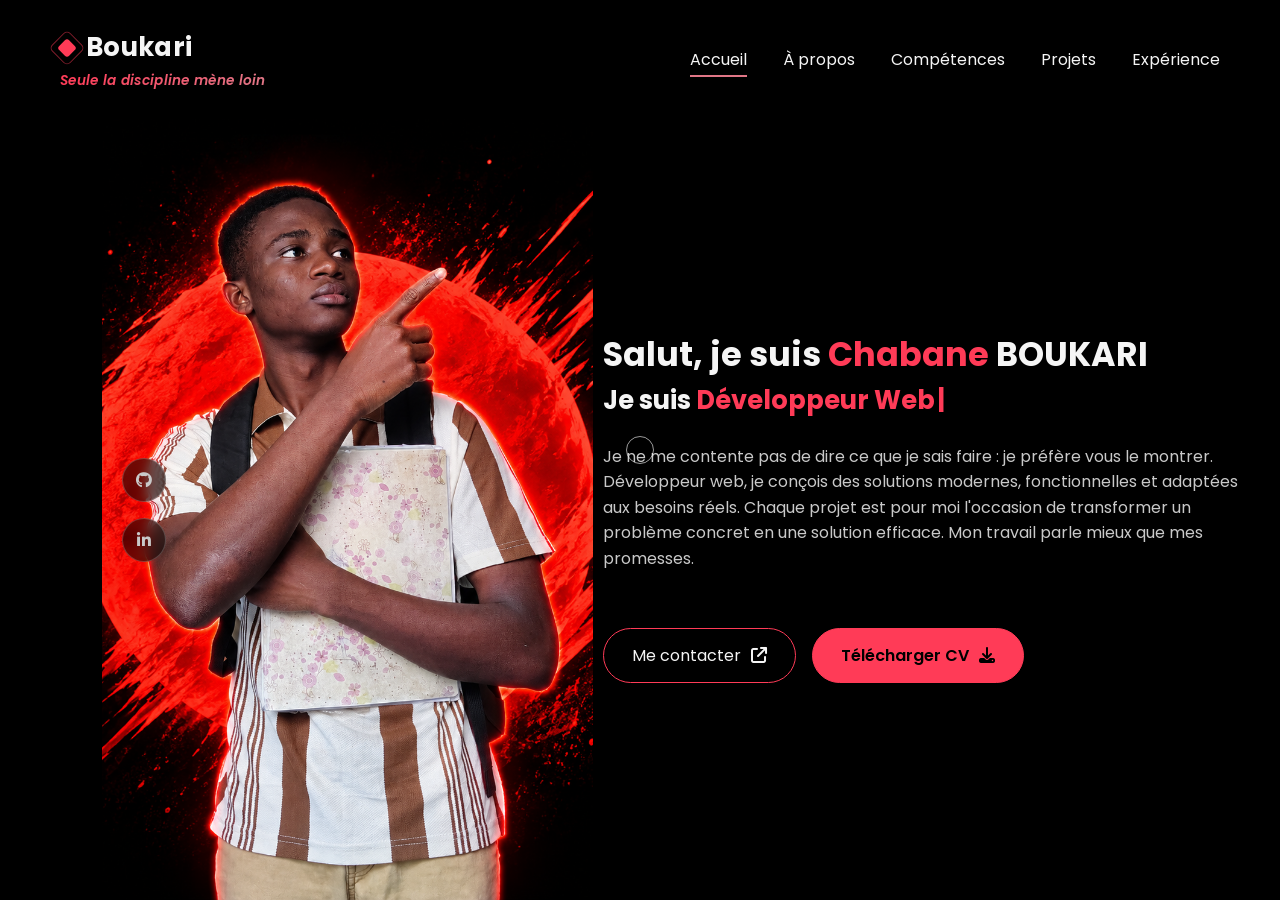
<file: index.html>
<!DOCTYPE html>
<html lang="fr">
<head>
  <meta charset="UTF-8">
  <meta name="viewport" content="width=device-width, initial-scale=1.0">
  <title>Boukari - Portfolio</title>
  <link rel="stylesheet" href="https://cdnjs.cloudflare.com/ajax/libs/font-awesome/6.5.1/css/all.min.css">
  <link rel="stylesheet" href="css/style.css">
</head>
<body>
<canvas id="particle-canvas"></canvas>
<div id="cursor-ring"></div>

  <header class="navbar">
<div class="logo">
  <div class="logo-top">
    <span class="logo-mark"></span>
    <span class="logo-text">Boukari</span>
  </div>
  <span class="logo-tagline">Seule la discipline mène loin</span>
</div>
    <nav>
      <ul class="nav-links" id="nav-links">
        <li><a href="index.html" class="active">Accueil</a></li>
        <li><a href="about.html">À propos</a></li>
        <li><a href="competences.html">Compétences</a></li>
        <li><a href="projets.html">Projets</a></li>
        <li><a href="experience.html">Expérience</a></li>
      </ul>
    </nav>
    <button class="nav-toggle" id="nav-toggle" aria-label="Ouvrir le menu">
      <i class="fa-solid fa-bars"></i>
    </button>
  </header>

  <section class="hero">
    <div class="hero-image">
      <img src="images/profile.png" alt="Photo de Boukari">
      <div class="social-icons">
        <a href="https://github.com/boukaricoding-hash" target="_blank" rel="noopener noreferrer"><i class="fa-brands fa-github"></i></a>
        <a href="https://www.linkedin.com/in/chabane-boukari-07b0b0424/" target="_blank" rel="noopener noreferrer"><i class="fa-brands fa-linkedin-in"></i></a>
      </div>
    </div>

    <div class="hero-content">
      <h1>Salut, je suis <span class="accent">Chabane</span> BOUKARI</h1>
      <h2>Je suis <span class="accent" id="typed-text">Développeur Web</span></h2>
      <p>
        Je ne me contente pas de dire ce que je sais faire : je préfère vous le montrer.
        Développeur web, je conçois des solutions modernes, fonctionnelles et adaptées aux besoins réels.
        Chaque projet est pour moi l'occasion de transformer un problème concret en une solution efficace.
        Mon travail parle mieux que mes promesses.
      </p>

      <div id="contact-reveal" class="contact-reveal">
        <p>Intéressé(e) par mon profil ? <a href="https://mail.google.com/mail/?view=cm&fs=1&to=boukaricoding@gmail.com" target="_blank" rel="noopener noreferrer">Contactez-moi par email</a>.</p>
      </div>

      <div class="hero-buttons">
        <button type="button" id="contact-toggle" class="btn-hire">Me contacter <i class="fa-solid fa-arrow-up-right-from-square"></i></button>
        <a href="assets/CV.pdf" download class="btn-cv">Télécharger CV <i class="fa-solid fa-download"></i></a>
      </div>
    </div>
  </section>

  <script src="js/script.js"></script>
</body>
</html>
</file>
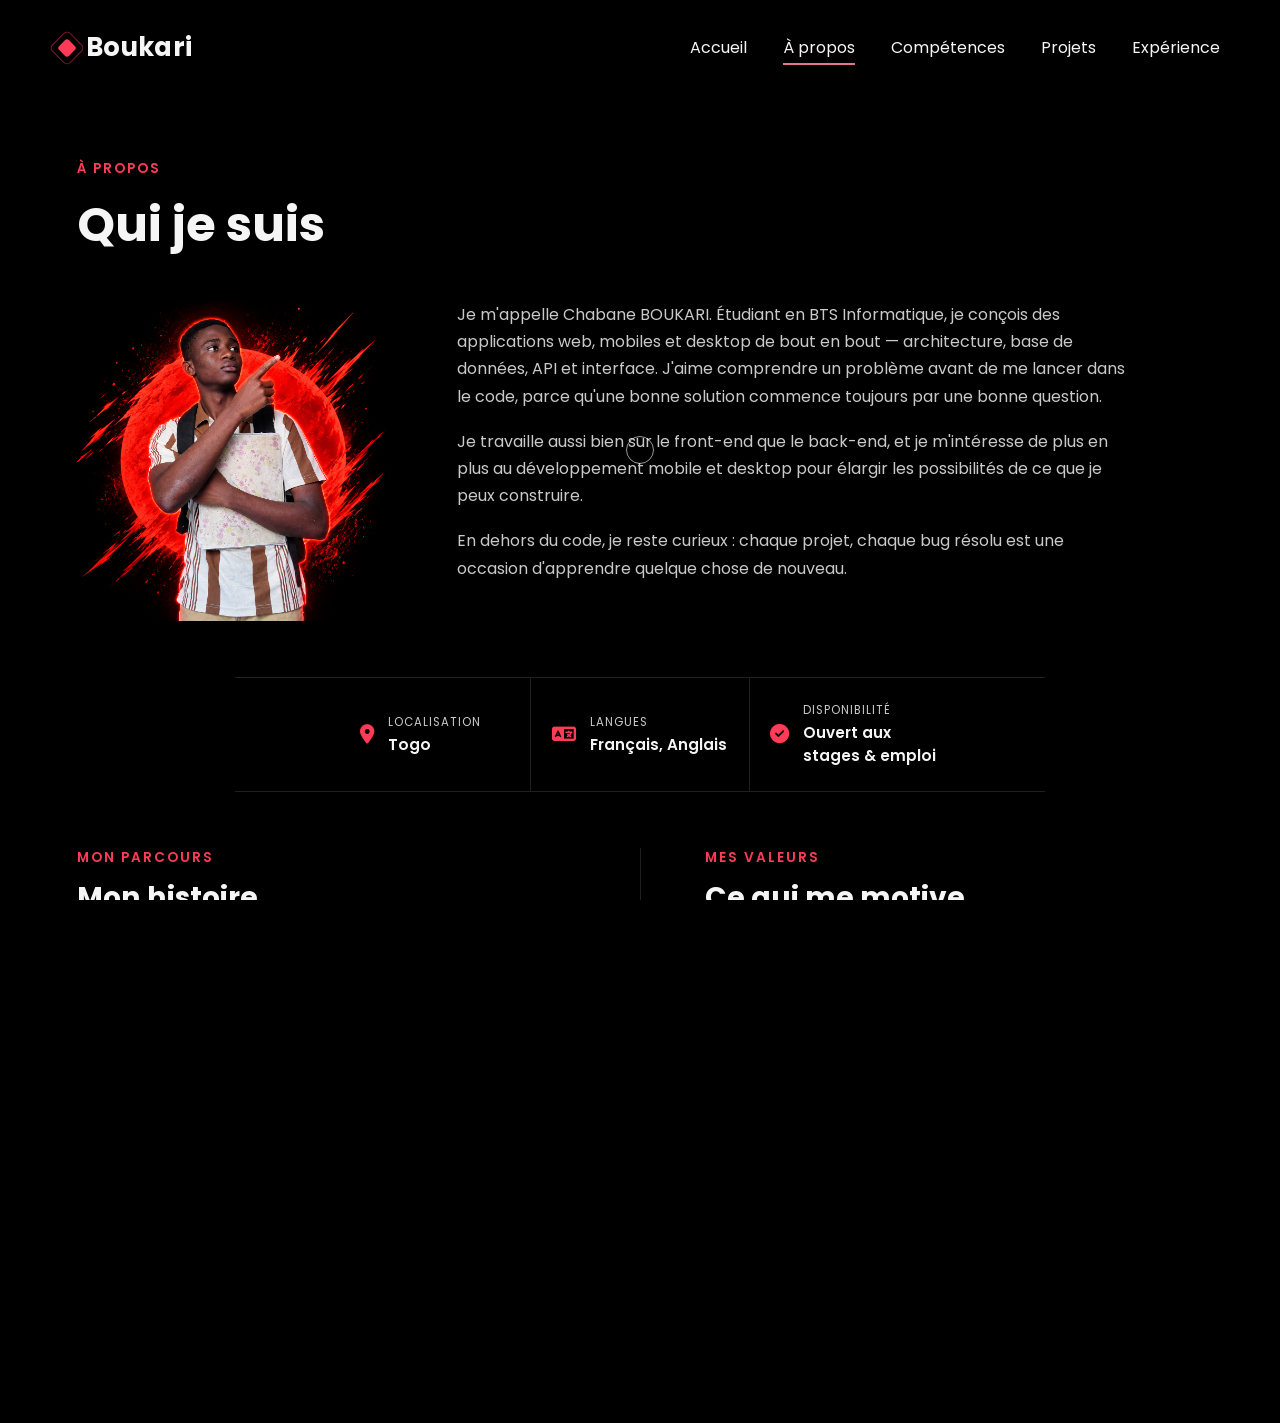
<file: about.html>
<!DOCTYPE html>
<html lang="fr">
<head>
  <meta charset="UTF-8">
  <meta name="viewport" content="width=device-width, initial-scale=1.0">
  <title>À propos - Boukari</title>
  <link rel="stylesheet" href="https://cdnjs.cloudflare.com/ajax/libs/font-awesome/6.5.1/css/all.min.css">
  <link rel="stylesheet" href="css/about.css">
</head>
<body class="scrollable">
<canvas id="particle-canvas"></canvas>
<div id="cursor-ring"></div>

  <header class="navbar">
    <div class="logo">
      <span class="logo-mark"></span>
      <span class="logo-text">Boukari</span>
    </div>
    <nav>
      <ul class="nav-links" id="nav-links">
        <li><a href="index.html">Accueil</a></li>
        <li><a href="about.html" class="active">À propos</a></li>
        <li><a href="competences.html">Compétences</a></li>
        <li><a href="projets.html">Projets</a></li>
        <li><a href="experience.html">Expérience</a></li>
      </ul>
    </nav>
    <button class="nav-toggle" id="nav-toggle" aria-label="Ouvrir le menu">
      <i class="fa-solid fa-bars"></i>
    </button>
  </header>

  <!-- ===== HERO DE PAGE ===== -->
  <section class="page-hero">
    <div class="page-hero__conteneur">
      <span class="eyebrow">À propos</span>
      <h1>Qui je suis</h1>
    </div>
  </section>

  <!-- ===== PROFIL (photo + texte) ===== -->
  <section class="profil">
    <div class="profil__conteneur">
      <div class="profil-photo">
        <img src="images/profile.png" alt="Photo de Boukari">
      </div>

      <div class="profil-texte">
        <p>
          Je m'appelle Chabane BOUKARI. Étudiant en BTS Informatique, je conçois des
          applications web, mobiles et desktop de bout en bout — architecture, base de
          données, API et interface. J'aime comprendre un problème avant de me lancer
          dans le code, parce qu'une bonne solution commence toujours par une bonne question.
        </p>
        <p>
          Je travaille aussi bien sur le front-end que le back-end, et je m'intéresse
          de plus en plus au développement mobile et desktop pour élargir les
          possibilités de ce que je peux construire.
        </p>
        <p>
          En dehors du code, je reste curieux : chaque projet, chaque bug résolu
          est une occasion d'apprendre quelque chose de nouveau.
        </p>
      </div>
    </div>
  </section>

  <!-- ===== BANDEAU INFOS ===== -->
  <section class="infos-bar">
    <div class="infos-bar__item">
      <i class="fa-solid fa-location-dot"></i>
      <div>
        <span class="infos-bar__label">Localisation</span>
        <span class="infos-bar__valeur">Togo</span>
      </div>
    </div>
    <div class="infos-bar__item">
      <i class="fa-solid fa-language"></i>
      <div>
        <span class="infos-bar__label">Langues</span>
        <span class="infos-bar__valeur">Français, Anglais</span>
      </div>
    </div>
    <div class="infos-bar__item">
      <i class="fa-solid fa-circle-check"></i>
      <div>
        <span class="infos-bar__label">Disponibilité</span>
        <span class="infos-bar__valeur">Ouvert aux stages & emploi</span>
      </div>
    </div>
  </section>

  <!-- ===== PARCOURS + VALEURS ===== -->
  <section class="parcours-valeurs">

    <div class="parcours">
      <span class="eyebrow">Mon parcours</span>
      <h2>Mon histoire</h2>

      <div class="timeline">
        <div class="timeline-item">
          <span class="timeline-dot"></span>
          <div class="timeline-body">
            <span class="timeline-year">2024 – 2026</span>
            <h3>BTS en Informatique</h3>
            <p>Spécialité Développement d'Applications et Gestion des Systèmes Informatiques.</p>
          </div>
        </div>
        <div class="timeline-item">
          <span class="timeline-dot"></span>
          <div class="timeline-body">
            <span class="timeline-year">2025 – 2026</span>
            <h3>Applications de gestion desktop &amp; web</h3>
            <p>Plusieurs applications de gestion (garage, église, budget, produits) développées comme projets de BTS.</p>
          </div>
        </div>
        <div class="timeline-item">
          <span class="timeline-dot"></span>
          <div class="timeline-body">
            <span class="timeline-year timeline-year--now">2026 – Aujourd'hui</span>
            <h3>WiFi Togo &amp; Gestion Scolaire Intelligent</h3>
            <p>Une plateforme de vente de connexions Wi-Fi et un logiciel de gestion scolaire, chacun décliné en desktop, API et mobile.</p>
          </div>
        </div>
      </div>
    </div>

    <div class="valeurs">
      <span class="eyebrow">Mes valeurs</span>
      <h2>Ce qui me motive</h2>

      <div class="valeurs-liste">
        <div class="valeur-item">
          <h3>Curiosité</h3>
          <p>J'aime apprendre de nouvelles technologies et comprendre comment les choses fonctionnent en profondeur.</p>
        </div>
        <div class="valeur-item">
          <h3>Autonomie</h3>
          <p>Je conçois mes projets de A à Z : architecture, base de données, API et interface.</p>
        </div>
        <div class="valeur-item">
          <h3>Travail d'équipe</h3>
          <p>J'aime collaborer sur des projets et échanger sur les solutions techniques.</p>
        </div>
        <div class="valeur-item">
          <h3>Rigueur</h3>
          <p>Code propre, architecture claire et souci du détail dans chaque projet.</p>
        </div>
      </div>
    </div>

  </section>

  <script src="js/about.js"></script>
</body>
</html>
</file>
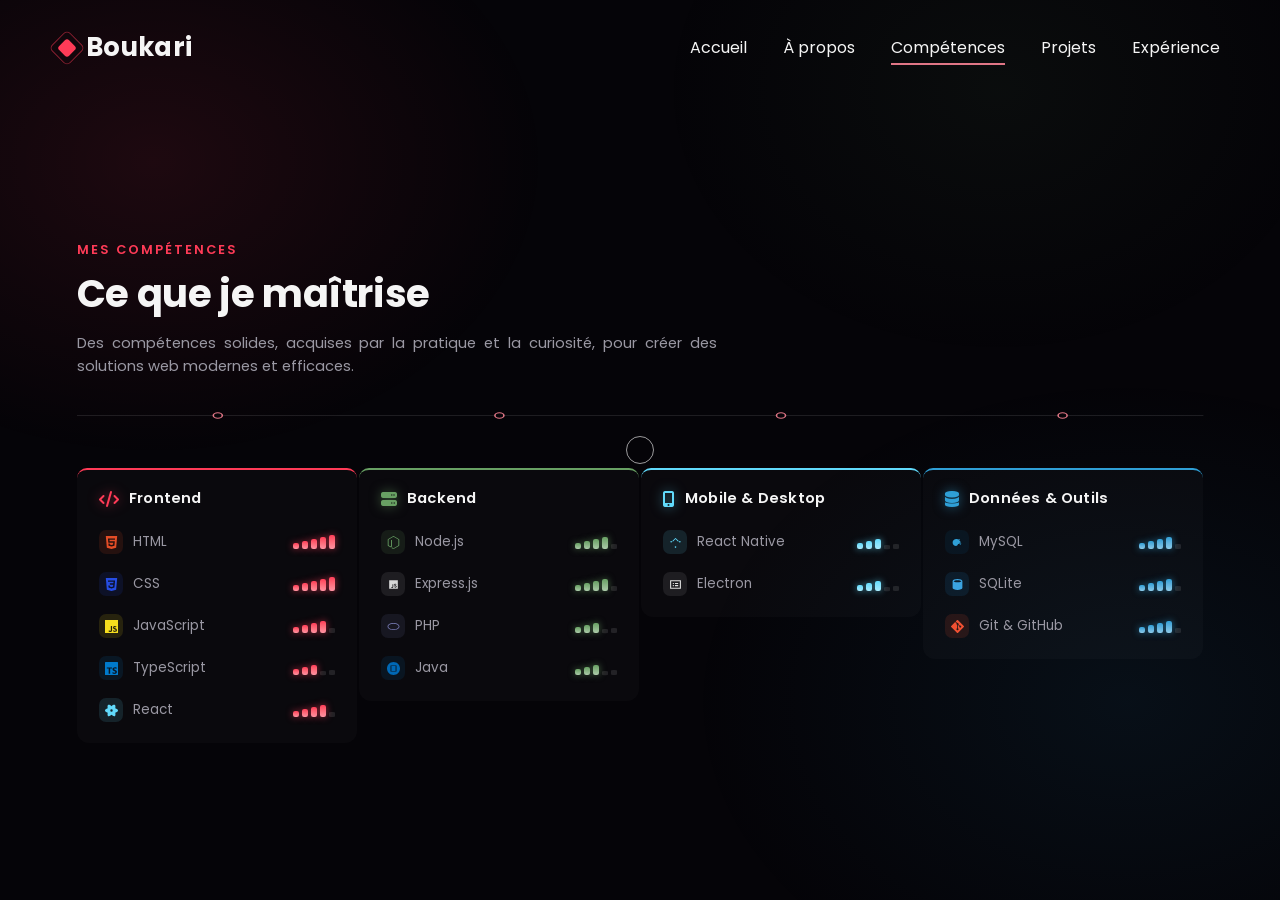
<file: competences.html>
<!DOCTYPE html>
<html lang="fr">
<head>
  <meta charset="UTF-8">
  <meta name="viewport" content="width=device-width, initial-scale=1.0">
  <title>Compétences - Boukari</title>
  <link rel="stylesheet" href="https://cdnjs.cloudflare.com/ajax/libs/font-awesome/6.5.1/css/all.min.css">
  <link rel="stylesheet" href="css/competences.css">
</head>
<body>
<canvas id="particle-canvas"></canvas>
<div id="cursor-ring"></div>
<div class="fond-glow" aria-hidden="true"></div>

  <header class="navbar">
    <div class="logo">
      <span class="logo-mark"></span>
      <span class="logo-text">Boukari</span>
    </div>
    <nav>
      <ul class="nav-links" id="nav-links">
        <li><a href="index.html">Accueil</a></li>
        <li><a href="about.html">À propos</a></li>
        <li><a href="competences.html" class="active">Compétences</a></li>
        <li><a href="projets.html">Projets</a></li>
        <li><a href="experience.html">Expérience</a></li>
      </ul>
    </nav>
    <button class="nav-toggle" id="nav-toggle" aria-label="Ouvrir le menu">
      <i class="fa-solid fa-bars"></i>
    </button>
  </header>

  <main class="competences">

    <div class="competences__entete">
      <span class="eyebrow">Mes compétences</span>
      <h1>Ce que je maîtrise</h1>
      <p class="competences__intro">Des compétences solides, acquises par la pratique et la curiosité, pour créer des solutions web modernes et efficaces.</p>
    </div>

    <svg class="competences__trace" viewBox="0 0 1000 40" preserveAspectRatio="none" aria-hidden="true">
      <line class="trace__ligne" x1="0" y1="20" x2="1000" y2="20"></line>
      <circle class="trace__noeud" cx="125" cy="20" r="4"></circle>
      <circle class="trace__noeud" cx="375" cy="20" r="4"></circle>
      <circle class="trace__noeud" cx="625" cy="20" r="4"></circle>
      <circle class="trace__noeud" cx="875" cy="20" r="4"></circle>
    </svg>

    <div class="competences__grille">

      <!-- ===== FRONTEND ===== -->
      <div class="competences__colonne col--frontend" style="--col-accent:#ff3b57">
        <div class="competences__categorie">
          <i class="fa-solid fa-code"></i>
          <span>Frontend</span>
        </div>
        <ul class="competences__liste">

          <li class="skill-row">
            <div class="skill-row__gauche">
              <span class="skill__icone" style="background:rgba(228,77,38,0.12)">
                <svg viewBox="0 0 24 24" fill="#e44d26"><path d="M1.5 0h21l-1.91 21.563L11.977 24l-8.565-2.438L1.5 0zm7.031 9.75l-.232-2.718 10.059.003.23-2.622L5.412 4.41l.698 8.01h9.126l-.326 3.426-2.91.804-2.955-.81-.188-2.11H6.248l.33 4.171L12 19.351l5.379-1.443.744-8.157H8.531z"/></svg>
              </span>
              <span class="skill__nom">HTML</span>
            </div>
            <span class="skill__jauge" data-niveau="5"><i></i><i></i><i></i><i></i><i></i></span>
          </li>

          <li class="skill-row">
            <div class="skill-row__gauche">
              <span class="skill__icone" style="background:rgba(38,77,228,0.12)">
                <svg viewBox="0 0 24 24" fill="#264de4"><path d="M1.5 0h21l-1.91 21.563L11.977 24l-8.564-2.438L1.5 0zm17.09 4.413L5.41 4.41l.213 2.622 10.125.002-.255 2.716h-6.64l.24 2.573h6.182l-.366 3.523-2.91.804-2.956-.81-.188-2.11h-2.61l.29 3.855L12 19.288l5.373-1.53L18.59 4.414z"/></svg>
              </span>
              <span class="skill__nom">CSS</span>
            </div>
            <span class="skill__jauge" data-niveau="5"><i></i><i></i><i></i><i></i><i></i></span>
          </li>

          <li class="skill-row">
            <div class="skill-row__gauche">
              <span class="skill__icone" style="background:rgba(247,223,30,0.12)">
                <svg viewBox="0 0 24 24" fill="#f7df1e"><path d="M0 0h24v24H0V0zm22.034 18.276c-.175-1.095-.888-2.015-3.003-2.873-.736-.345-1.554-.585-1.797-1.14-.091-.33-.105-.51-.046-.705.15-.646.915-.84 1.515-.66.39.12.75.42.976.9 1.034-.676 1.034-.676 1.755-1.125-.27-.42-.404-.601-.586-.78-.63-.705-1.469-1.065-2.834-1.034l-.705.089c-.676.165-1.32.525-1.71 1.005-1.14 1.291-.811 3.541.569 4.471 1.365 1.02 3.361 1.244 3.616 2.205.24 1.17-.87 1.545-1.966 1.41-.811-.18-1.26-.586-1.755-1.336l-1.83 1.051c.21.48.45.689.81 1.109 1.74 1.756 6.09 1.666 6.871-1.004.029-.09.24-.705.074-1.65l.046.067zm-8.983-7.245h-2.248c0 1.938-.009 3.864-.009 5.805 0 1.232.063 2.363-.138 2.711-.33.689-1.18.601-1.566.48-.396-.196-.597-.466-.83-.855-.063-.105-.11-.196-.127-.196l-1.825 1.125c.305.63.75 1.172 1.324 1.517.855.51 2.004.675 3.207.405.783-.226 1.458-.691 1.811-1.411.51-.93.402-2.07.397-3.346.012-2.054 0-4.109 0-6.179l.004-.056z"/></svg>
              </span>
              <span class="skill__nom">JavaScript</span>
            </div>
            <span class="skill__jauge" data-niveau="4"><i></i><i></i><i></i><i></i><i></i></span>
          </li>

          <li class="skill-row">
            <div class="skill-row__gauche">
              <span class="skill__icone" style="background:rgba(0,122,204,0.12)">
                <svg viewBox="0 0 24 24" fill="#007acc"><path d="M1.125 0C.502 0 0 .502 0 1.125v21.75C0 23.498.502 24 1.125 24h21.75c.623 0 1.125-.502 1.125-1.125V1.125C24 .502 23.498 0 22.875 0zm17.363 9.75c.612 0 1.154.037 1.627.111a6.38 6.38 0 0 1 1.306.34v2.458a3.95 3.95 0 0 0-.643-.361 5.093 5.093 0 0 0-.717-.26 5.453 5.453 0 0 0-1.426-.2c-.3 0-.573.028-.819.086a2.1 2.1 0 0 0-.623.242c-.17.104-.3.229-.393.374a.888.888 0 0 0-.14.49c0 .196.053.373.156.529.104.156.252.304.443.444s.423.276.696.41c.273.135.582.274.926.416.47.197.892.407 1.266.628.374.222.695.473.963.753.268.279.472.598.614.957.142.359.214.776.214 1.253 0 .657-.125 1.21-.373 1.656a3.033 3.033 0 0 1-1.012 1.085 4.38 4.38 0 0 1-1.487.596c-.566.12-1.163.18-1.79.18a9.916 9.916 0 0 1-1.84-.164 5.544 5.544 0 0 1-1.512-.493v-2.63a5.033 5.033 0 0 0 3.237 1.2c.333 0 .624-.03.872-.09.249-.06.456-.144.623-.25.166-.108.29-.234.373-.38a1.023 1.023 0 0 0-.074-1.089 2.12 2.12 0 0 0-.537-.5 5.597 5.597 0 0 0-.807-.444 27.72 27.72 0 0 0-1.007-.436c-.918-.383-1.602-.852-2.053-1.405-.45-.553-.676-1.222-.676-2.005 0-.614.123-1.141.369-1.582.246-.441.58-.804 1.004-1.089a4.494 4.494 0 0 1 1.47-.629 7.536 7.536 0 0 1 1.77-.201zm-15.113.188h9.563v2.166H9.506v9.646H6.789v-9.646H3.375z"/></svg>
              </span>
              <span class="skill__nom">TypeScript</span>
            </div>
            <span class="skill__jauge" data-niveau="3"><i></i><i></i><i></i><i></i><i></i></span>
          </li>

          <li class="skill-row">
            <div class="skill-row__gauche">
              <span class="skill__icone" style="background:rgba(97,218,251,0.12)">
                <svg viewBox="0 0 24 24" fill="#61dafb"><path d="M14.23 12.004a2.236 2.236 0 0 1-2.235 2.236 2.236 2.236 0 0 1-2.236-2.236 2.236 2.236 0 0 1 2.235-2.236 2.236 2.236 0 0 1 2.236 2.236zm2.648-10.69c-1.346 0-3.107.96-4.888 2.622-1.78-1.653-3.542-2.602-4.887-2.602-.41 0-.783.093-1.106.278-1.375.793-1.683 3.264-.973 6.365C1.98 8.917 0 10.42 0 12.004c0 1.59 1.99 3.097 5.043 4.03-.704 3.113-.39 5.588.988 6.38.32.187.69.275 1.102.275 1.345 0 3.107-.96 4.888-2.624 1.78 1.654 3.542 2.603 4.887 2.603.41 0 .783-.09 1.106-.275 1.374-.792 1.683-3.263.973-6.365C22.02 15.096 24 13.59 24 12.004c0-1.59-1.99-3.097-5.043-4.032.704-3.11.39-5.587-.988-6.38-.318-.184-.688-.277-1.092-.278z"/></svg>
              </span>
              <span class="skill__nom">React</span>
            </div>
            <span class="skill__jauge" data-niveau="4"><i></i><i></i><i></i><i></i><i></i></span>
          </li>

        </ul>
      </div>

      <!-- ===== BACKEND ===== -->
      <div class="competences__colonne col--backend" style="--col-accent:#68a063">
        <div class="competences__categorie">
          <i class="fa-solid fa-server"></i>
          <span>Backend</span>
        </div>
        <ul class="competences__liste">

          <li class="skill-row">
            <div class="skill-row__gauche">
              <span class="skill__icone" style="background:rgba(104,160,99,0.12)">
                <svg viewBox="0 0 24 24" fill="#68a063"><path d="M11.998 24c-.321 0-.641-.084-.922-.247l-2.936-1.737c-.438-.245-.224-.332-.08-.383.585-.203.703-.25 1.328-.604.065-.037.151-.023.218.017l2.256 1.339c.082.045.198.045.275 0l8.795-5.076c.082-.047.134-.141.134-.238V6.921c0-.099-.053-.19-.137-.242l-8.791-5.072c-.081-.047-.189-.047-.271 0L3.075 6.68c-.084.053-.139.145-.139.241v10.15c0 .097.055.189.137.236l2.409 1.392c1.307.654 2.108-.116 2.108-.891V7.787c0-.142.114-.253.256-.253h1.115c.139 0 .255.112.255.253v10.021c0 1.745-.95 2.745-2.604 2.745-.508 0-.909 0-2.026-.551L2.28 18.675a1.85 1.85 0 0 1-.919-1.604V6.921c0-.661.353-1.278.919-1.605l8.795-5.082c.554-.315 1.291-.315 1.841 0l8.795 5.082c.567.328.92.944.92 1.605v10.15c0 .659-.353 1.273-.92 1.604l-8.795 5.076c-.281.164-.6.247-.922.247h.005z"/></svg>
              </span>
              <span class="skill__nom">Node.js</span>
            </div>
            <span class="skill__jauge" data-niveau="4"><i></i><i></i><i></i><i></i><i></i></span>
          </li>

          <li class="skill-row">
            <div class="skill-row__gauche">
              <span class="skill__icone" style="background:rgba(255,255,255,0.08)">
                <svg viewBox="0 0 24 24" fill="#d8d8d8"><path d="M4 4h16v16H4V4zm3.5 12.5c0 1.4.9 2 2 2 1.3 0 2.1-.8 2.1-2.4v-4.6h-1.5v4.5c0 .7-.3 1-.8 1-.4 0-.7-.2-.9-.6l-.9 1.1zm5.4-.2c.4.9 1.3 1.5 2.6 1.5 1.5 0 2.5-.8 2.5-2 0-1.1-.7-1.6-1.9-2.1l-.4-.2c-.6-.3-.9-.5-.9-.9 0-.4.3-.6.7-.6.4 0 .7.2.9.6l1.2-.8c-.5-.9-1.2-1.2-2.1-1.2-1.4 0-2.3.9-2.3 2 0 1.1.7 1.6 1.7 2l.4.2c.7.3 1 .5 1 .9 0 .4-.3.7-1 .7-.7 0-1.1-.4-1.4-.9l-1.3.8z"/></svg>
              </span>
              <span class="skill__nom">Express.js</span>
            </div>
            <span class="skill__jauge" data-niveau="4"><i></i><i></i><i></i><i></i><i></i></span>
          </li>

          <li class="skill-row">
            <div class="skill-row__gauche">
              <span class="skill__icone" style="background:rgba(119,123,180,0.12)">
                <svg viewBox="0 0 24 24" fill="#777bb4"><path d="M12 5.5c6.075 0 11 2.91 11 6.5s-4.925 6.5-11 6.5S1 15.59 1 12s4.925-6.5 11-6.5zm0 1.2c-5.29 0-9.6 2.373-9.6 5.3s4.31 5.3 9.6 5.3 9.6-2.373 9.6-5.3-4.31-5.3-9.6-5.3z"/></svg>
              </span>
              <span class="skill__nom">PHP</span>
            </div>
            <span class="skill__jauge" data-niveau="3"><i></i><i></i><i></i><i></i><i></i></span>
          </li>

          <li class="skill-row">
            <div class="skill-row__gauche">
              <span class="skill__icone" style="background:rgba(0,104,181,0.12)">
                <svg viewBox="0 0 24 24" fill="#0068B5"><path d="M8.852 11.62h6.296v.914H8.852zm0-2.735h6.296v.914H8.852zM24 12c0 6.627-5.373 12-12 12S0 18.627 0 12 5.373 0 12 0s12 5.373 12 12zM17.53 6.235H6.47v11.53h11.06zM8.145 7.53h7.71v8.94H8.145z"/></svg>
              </span>
              <span class="skill__nom">Java</span>
            </div>
            <span class="skill__jauge" data-niveau="3"><i></i><i></i><i></i><i></i><i></i></span>
          </li>

        </ul>
      </div>

      <!-- ===== MOBILE & DESKTOP ===== -->
      <div class="competences__colonne col--mobile" style="--col-accent:#61dafb">
        <div class="competences__categorie">
          <i class="fa-solid fa-mobile-screen-button"></i>
          <span>Mobile &amp; Desktop</span>
        </div>
        <ul class="competences__liste">

          <li class="skill-row">
            <div class="skill-row__gauche">
              <span class="skill__icone" style="background:rgba(97,218,251,0.12)">
                <svg viewBox="0 0 24 24" fill="#61dafb"><path d="M17.53 9.97c-.29.29-.72.29-1.01 0L12 5.45 7.48 9.97c-.29.29-.72.29-1.01 0-.29-.29-.29-.72 0-1.01l5.02-5.02c.29-.29.72-.29 1.01 0l5.02 5.02c.3.29.3.72.01 1.01zM12 22a1.5 1.5 0 1 1 0-3 1.5 1.5 0 0 1 0 3zM4 12a1.5 1.5 0 1 1 0-3 1.5 1.5 0 0 1 0 3zm16 0a1.5 1.5 0 1 1 0-3 1.5 1.5 0 0 1 0 3z"/></svg>
              </span>
              <span class="skill__nom">React Native</span>
            </div>
            <span class="skill__jauge" data-niveau="3"><i></i><i></i><i></i><i></i><i></i></span>
          </li>

          <li class="skill-row">
            <div class="skill-row__gauche">
              <span class="skill__icone" style="background:rgba(255,255,255,0.08)">
                <svg viewBox="0 0 24 24" fill="#e2e2e2"><path d="M2 4h20v16H2V4zm2 2v12h16V6H4zm3 3h2v2H7V9zm0 4h2v2H7v-2zm4-4h6v2h-6V9zm0 4h6v2h-6v-2z"/></svg>
              </span>
              <span class="skill__nom">Electron</span>
            </div>
            <span class="skill__jauge" data-niveau="3"><i></i><i></i><i></i><i></i><i></i></span>
          </li>

        </ul>
      </div>

      <!-- ===== DONNÉES & OUTILS ===== -->
      <div class="competences__colonne col--data" style="--col-accent:#2f9fd6">
        <div class="competences__categorie">
          <i class="fa-solid fa-database"></i>
          <span>Données &amp; Outils</span>
        </div>
        <ul class="competences__liste">

          <li class="skill-row">
            <div class="skill-row__gauche">
              <span class="skill__icone" style="background:rgba(0,95,140,0.12)">
                <svg viewBox="0 0 24 24" fill="#2f9fd6"><path d="M17.5 16.3c-.1-.1-1.2-.2-1.8.1.9-.6 1.6-1.9 1.6-1.9s-.9.6-1.7.7c.6-1.1 1.1-2.9.9-4.3-.6 4.5-3.6 4-3.6 4s-.4 3.4-3.5 3.4c-3.7 0-6.4-2.1-6.4-6.4C3 8.1 6.3 5.6 9.7 5.6c2.3 0 3.9 1.1 3.9 1.1S15 5 16.5 5.6c-1.1.9-1.4 2.6-1.4 2.6s2.4.6 2.4 3.2c0 1.7-.6 2.9-.6 2.9s1.3-.1 2.2-1.1c-.3 1.4-1.6 3.1-1.6 3.1z"/></svg>
              </span>
              <span class="skill__nom">MySQL</span>
            </div>
            <span class="skill__jauge" data-niveau="4"><i></i><i></i><i></i><i></i><i></i></span>
          </li>

          <li class="skill-row">
            <div class="skill-row__gauche">
              <span class="skill__icone" style="background:rgba(31,143,214,0.12)">
                <svg viewBox="0 0 24 24" fill="#3ba3e0"><path d="M12 2C7 2 3 3.5 3 5.5v13C3 20.5 7 22 12 22s9-1.5 9-3.5v-13C21 3.5 17 2 12 2zm0 2c4.4 0 7 1.3 7 2s-2.6 2-7 2-7-1.3-7-2 2.6-2 7-2z"/></svg>
              </span>
              <span class="skill__nom">SQLite</span>
            </div>
            <span class="skill__jauge" data-niveau="4"><i></i><i></i><i></i><i></i><i></i></span>
          </li>

          <li class="skill-row">
            <div class="skill-row__gauche">
              <span class="skill__icone" style="background:rgba(240,80,50,0.12)">
                <svg viewBox="0 0 24 24" fill="#f05032"><path d="M23.546 10.93L13.067.452a1.55 1.55 0 0 0-2.188 0L8.708 2.627l2.76 2.76a1.838 1.838 0 0 1 2.327 2.341l2.658 2.66a1.838 1.838 0 0 1 1.9 3.039 1.837 1.837 0 0 1-2.6 0 1.846 1.846 0 0 1-.404-1.996L12.86 8.955v6.525c.176.086.342.203.488.348a1.848 1.848 0 0 1 0 2.6 1.844 1.844 0 0 1-2.609 0 1.848 1.848 0 0 1 0-2.6c.182-.18.387-.316.605-.406V8.835a1.834 1.834 0 0 1-.996-2.41L7.636 3.7.45 10.881a1.55 1.55 0 0 0 0 2.185l10.48 10.478a1.549 1.549 0 0 0 2.186 0l10.43-10.43a1.548 1.548 0 0 0 0-2.184"/></svg>
              </span>
              <span class="skill__nom">Git &amp; GitHub</span>
            </div>
            <span class="skill__jauge" data-niveau="4"><i></i><i></i><i></i><i></i><i></i></span>
          </li>

        </ul>
      </div>

    </div>

  </main>

  <script src="js/competences.js"></script>
</body>
</html>
</file>
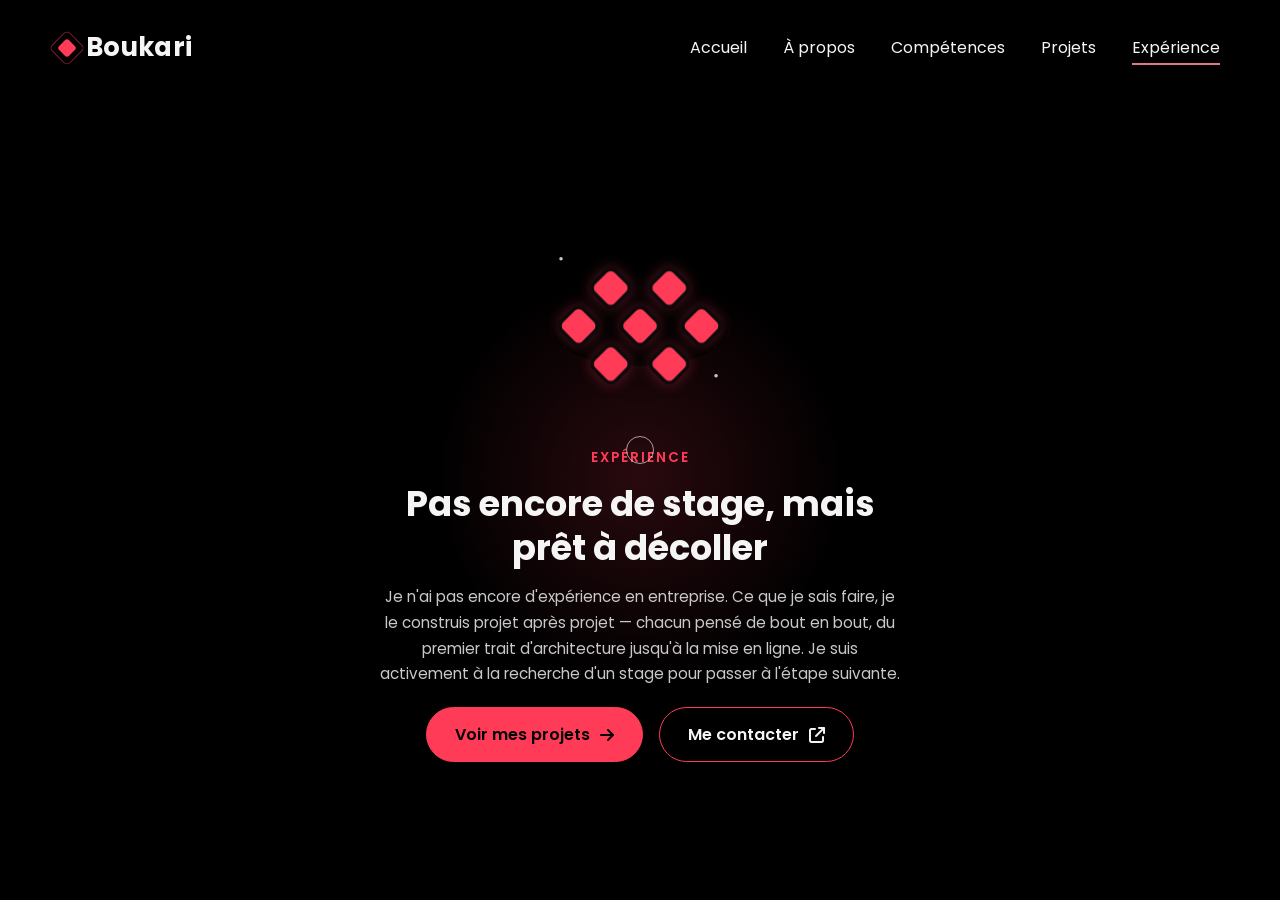
<file: experience.html>
<!DOCTYPE html>
<html lang="fr">
<head>
  <meta charset="UTF-8">
  <meta name="viewport" content="width=device-width, initial-scale=1.0">
  <title>Expérience - Boukari</title>
  <link rel="stylesheet" href="https://cdnjs.cloudflare.com/ajax/libs/font-awesome/6.5.1/css/all.min.css">
  <link rel="stylesheet" href="css/experience.css">
</head>
<body>
<canvas id="particle-canvas"></canvas>
<div id="cursor-ring"></div>

  <header class="navbar">
    <div class="logo">
      <span class="logo-mark"></span>
      <span class="logo-text">Boukari</span>
    </div>
    <nav>
      <ul class="nav-links" id="nav-links">
        <li><a href="index.html">Accueil</a></li>
        <li><a href="about.html">À propos</a></li>
        <li><a href="competences.html">Compétences</a></li>
        <li><a href="projets.html">Projets</a></li>
        <li><a href="experience.html" class="active">Expérience</a></li>
      </ul>
    </nav>
    <button class="nav-toggle" id="nav-toggle" aria-label="Ouvrir le menu">
      <i class="fa-solid fa-bars"></i>
    </button>
  </header>

  <main class="experience">

    <div class="experience__visuel" aria-hidden="true">
      <svg viewBox="0 0 400 400" xmlns="http://www.w3.org/2000/svg">

        <!-- Orbite pointillée -->
        <ellipse class="exp-orbite" cx="200" cy="215" rx="150" ry="58"/>

        <!-- Étoiles -->
        <circle class="exp-etoile exp-etoile--1" cx="65" cy="90" r="3"/>
        <circle class="exp-etoile exp-etoile--4" cx="330" cy="290" r="3"/>

<!-- Cœur de diamants -->
<g class="exp-diamants">
  <g transform="translate(150,140)">
    <g class="exp-diamant-move exp-diamant-move--1">
      <rect class="exp-diamant" x="-26" y="-26" width="52" height="52" rx="12" transform="rotate(45)"/>
    </g>
  </g>
  <g transform="translate(250,140)">
    <g class="exp-diamant-move exp-diamant-move--4">
      <rect class="exp-diamant" x="-26" y="-26" width="52" height="52" rx="12" transform="rotate(45)"/>
    </g>
  </g>
  <g transform="translate(95,205)">
    <g class="exp-diamant-move exp-diamant-move--0">
      <rect class="exp-diamant" x="-26" y="-26" width="52" height="52" rx="12" transform="rotate(45)"/>
    </g>
  </g>
  <g transform="translate(200,205)">
    <g class="exp-diamant-move exp-diamant-move--2">
      <rect class="exp-diamant" x="-26" y="-26" width="52" height="52" rx="12" transform="rotate(45)"/>
    </g>
  </g>
  <g transform="translate(305,205)">
    <g class="exp-diamant-move exp-diamant-move--5">
      <rect class="exp-diamant" x="-26" y="-26" width="52" height="52" rx="12" transform="rotate(45)"/>
    </g>
  </g>
  <g transform="translate(150,270)">
    <g class="exp-diamant-move exp-diamant-move--1">
      <rect class="exp-diamant" x="-26" y="-26" width="52" height="52" rx="12" transform="rotate(45)"/>
    </g>
  </g>
  <g transform="translate(250,270)">
    <g class="exp-diamant-move exp-diamant-move--4">
      <rect class="exp-diamant" x="-26" y="-26" width="52" height="52" rx="12" transform="rotate(45)"/>
    </g>
  </g>
</g>
      </svg>
    </div>

    <div class="experience__contenu">
      <span class="eyebrow">Expérience</span>
      <h1>Pas encore de stage, mais prêt à décoller</h1>
      <p>
        Je n'ai pas encore d'expérience en entreprise. Ce que je sais faire,
        je le construis projet après projet — chacun pensé de bout en bout,
        du premier trait d'architecture jusqu'à la mise en ligne. Je suis
        activement à la recherche d'un stage pour passer à l'étape suivante.
      </p>

      <div class="experience__boutons">
        <a href="projets.html" class="btn-cv">Voir mes projets <i class="fa-solid fa-arrow-right"></i></a>
        <a href="https://mail.google.com/mail/?view=cm&fs=1&to=boukaricoding@gmail.com" target="_blank" rel="noopener noreferrer" class="btn-hire">Me contacter <i class="fa-solid fa-arrow-up-right-from-square"></i></a>
      </div>
    </div>

  </main>

  <script src="js/experience.js"></script>
</body>
</html>
</file>
<file: css/style.css>
@import url('https://fonts.googleapis.com/css2?family=Poppins:wght@400;500;600;700&display=swap');

:root{
  --bg:#000000;
  --accent:#ff3b57;
  --accent-soft:#e07686;
  --text:#f5f5f5;
  --muted:#c9c9c9;
}

*{
  margin:0;
  padding:0;
  box-sizing:border-box;
}

html, body{
  height:100%;
  overflow-x:hidden;
}

html{
  scroll-behavior:smooth;
}

body{
  background:var(--bg);
  color:var(--text);
  font-family:'Poppins','Segoe UI',sans-serif;
  display:flex;
  flex-direction:column;
  overflow-y:hidden;
}

/* ===== NAVBAR ===== */

.navbar{
  flex:0 0 auto;
  display:flex;
  justify-content:space-between;
  align-items:center;
  padding:28px 60px;
  position:relative;
  z-index:20;
}
.logo{
  display:flex;
  flex-direction:column;
  align-items:flex-start;
  gap:4px;
  font-size:1.6rem;
  font-weight:700;
  color:var(--text);
}

.logo-top{
  display:flex;
  align-items:center;
  gap:12px;
}
.logo-tagline{
  font-family:'Poppins','Segoe UI',sans-serif;
  font-style:italic;
  font-weight:600;
  font-size:0.85rem;
  letter-spacing:0.3px;
  background:linear-gradient(90deg, var(--accent), var(--accent-soft));
  -webkit-background-clip:text;
  background-clip:text;
  -webkit-text-fill-color:transparent;
  color:transparent;
}
@media (max-width:900px){
  .logo-tagline{
    display:none; /* trop juste en largeur sur mobile avec le burger */
  }
}

.logo-mark{
  position:relative;
  width:14px;
  height:14px;
  background:var(--accent);
  border-radius:3px;
  transform:rotate(45deg);
  transition:transform .4s ease;
}

.logo-mark::after{
  content:"";
  position:absolute;
  inset:-6px;
  border:1.5px solid var(--accent);
  border-radius:5px;
  opacity:0.5;
}

.logo-text{
  letter-spacing:0.3px;
}

@media (hover: hover) and (pointer: fine){
  .navbar:hover .logo-mark{
    transform:rotate(135deg);
  }
}

.nav-links{
  display:flex;
  list-style:none;
  gap:36px;
}

.nav-links a{
  position:relative;
  color:var(--text);
  text-decoration:none;
  font-size:1rem;
  padding-bottom:6px;
  transition:color .25s ease;
}

.nav-links a::after{
  content:"";
  position:absolute;
  left:0;
  bottom:0;
  width:0;
  height:2px;
  background:var(--accent-soft);
  transition:width .3s ease;
}

.nav-links a.active::after{
  width:100%;
}

@media (hover: hover) and (pointer: fine){
  .nav-links a:hover{
    color:var(--accent-soft);
  }
  .nav-links a:hover::after{
    width:100%;
  }
}

/* le curseur natif n'est masqué que quand un pointeur fin/souris est présent,
   pour ne jamais casser la navigation tactile */
@media (hover: hover) and (pointer: fine){
  body{
    cursor:none;
  }
}

.nav-toggle{
  display:none;
  background:none;
  border:none;
  color:var(--text);
  font-size:1.5rem;
  cursor:pointer;
  z-index:20;
}

/* ===== HERO ===== */

.hero{
  flex:1 1 auto;
  min-height:0;
  display:flex;
  align-items:stretch;
  gap:10px;
  padding:0 10px 0 clamp(24px, 8vw, 120px);
}

.hero-image{
  position:relative;
  flex:0 0 42%;
  overflow:hidden;
  border-radius:12px;
}

.hero-image img{
  width:100%;
  height:100%;
  object-fit:cover;
  object-position:top center;
  display:block;
}

.social-icons{
  position:absolute;
  top:50%;
  left:20px;
  transform:translateY(-50%);
  display:flex;
  flex-direction:column;
  gap:16px;
  z-index:2;
}

.social-icons a{
  width:44px;
  height:44px;
  border:1px solid rgba(255,255,255,0.2);
  background:rgba(0,0,0,0.55);
  backdrop-filter:blur(6px);
  -webkit-backdrop-filter:blur(6px);
  border-radius:50%;
  display:flex;
  align-items:center;
  justify-content:center;
  color:var(--muted);
  text-decoration:none;
  transition:.25s;
}

@media (hover: hover) and (pointer: fine){
  .social-icons a:hover{
    background:var(--accent);
    color:#000;
    border-color:var(--accent);
    transform:translateY(-3px);
  }
}

.hero-content{
  flex:1;
  min-width:0;
  align-self:center;
  padding:40px 0;
}

.hero-content h1{
  font-size:clamp(1.4rem, 2.6vw, 2.7rem);
  font-weight:700;
  line-height:1.15;
  white-space:normal;
  overflow-wrap:break-word;
}

.hero-content h2{
  font-size:clamp(1.2rem, 2vw, 2.2rem);
  font-weight:700;
  margin-top:6px;
}

.accent{
  color:var(--accent);
}

#typed-text::after{
  content:"|";
  margin-left:2px;
  animation:blink 1s step-start infinite;
}

@keyframes blink{
  50%{opacity:0;}
}

.hero-content p{
  margin-top:24px;
  color:var(--muted);
  font-size:1rem;
  line-height:1.6;
  max-width:640px;
}

/* ===== MESSAGE DE CONTACT (révélé au clic) ===== */

.contact-reveal{
  display:grid;
  grid-template-rows:0fr;
  opacity:0;
  overflow:hidden;
  transition:grid-template-rows .35s ease, opacity .3s ease, margin-top .3s ease;
}

.contact-reveal > p{
  min-height:0;
  overflow:hidden;
}

.contact-reveal.show{
  grid-template-rows:1fr;
  opacity:1;
  margin-top:20px;
}

.contact-reveal p{
  color:var(--muted);
  font-size:0.95rem;
}

.contact-reveal a{
  color:var(--accent);
  font-weight:600;
  text-decoration:underline;
}

/* ===== BOUTONS ===== */

.hero-buttons{
  display:flex;
  gap:16px;
  flex-wrap:wrap;
  margin-top:32px;
}

.btn-hire{
  display:inline-flex;
  align-items:center;
  gap:10px;
  padding:14px 28px;
  border:1.5px solid var(--accent);
  border-radius:30px;
  color:var(--text);
  text-decoration:none;
  font-weight:600;
  transition:.25s;
}

button.btn-hire{
  font:inherit;
  cursor:pointer;
  background:none;
}

.btn-cv{
  display:inline-flex;
  align-items:center;
  gap:10px;
  padding:14px 28px;
  background:var(--accent);
  border:1.5px solid var(--accent);
  border-radius:30px;
  color:#000;
  text-decoration:none;
  font-weight:600;
  transition:.25s;
}

@media (hover: hover) and (pointer: fine){
  .btn-hire:hover{
    background:var(--accent);
    color:#000;
  }
  .btn-cv:hover{
    background:transparent;
    color:var(--accent);
  }
}

.btn-hire:focus-visible,
.btn-cv:focus-visible,
.nav-links a:focus-visible,
.social-icons a:focus-visible,
.nav-toggle:focus-visible{
  outline:2px solid var(--accent-soft);
  outline-offset:3px;
}

/* ===== RESPONSIVE ===== */

@media (max-width:900px){
  html, body{
    overflow-y:auto;
    overflow-x:hidden;
  }

  .navbar{
    padding:20px 24px;
  }

  .nav-toggle{
    display:block;
  }

  .nav-links{
    position:fixed;
    top:0;
    right:0;
    height:100vh;
    width:min(70%, 300px);
    background:rgba(10,10,10,0.85);
    backdrop-filter:blur(10px);
    -webkit-backdrop-filter:blur(10px);
    flex-direction:column;
    justify-content:center;
    align-items:center;
    gap:32px;
    transform:translateX(100%);
    transition:transform .35s ease;
    z-index:15;
  }

  .nav-links.open{
    transform:translateX(0);
  }

  .nav-links a{
    font-size:1.15rem;
  }

  .hero{
    flex-direction:column;
    min-height:auto;
    padding:0 24px 40px;
    gap:24px;
  }

  /* Hauteur fixe remplacée par un ratio : le cadrage (visage + buste)
     reste identique quelle que soit la largeur de l'écran, au lieu
     de se resserrer et zoomer sur mesure que l'écran s'élargit. */
  .hero-image{
    flex:none;
    width:100%;
    aspect-ratio:4 / 5;
    max-height:420px;
    margin-top:16px;
    border-radius:16px;
  }

  .hero-content{
    max-width:100%;
    padding:0;
    text-align:center;
  }

  .hero-content h1{
    font-size:clamp(1.5rem, 6vw, 2rem);
  }

  .hero-content h2{
    font-size:clamp(1.2rem, 5vw, 1.6rem);
  }

  .hero-content p{
    font-size:0.92rem;
    margin-left:auto;
    margin-right:auto;
  }

  .hero-buttons{
    justify-content:center;
    align-items:center;
  }

  .btn-hire, .btn-cv{
    flex:0 1 auto;
    white-space:nowrap;
    padding:12px 22px;
    font-size:0.9rem;
  }
}

@media (max-width:420px){
  .hero-image{
    aspect-ratio:3 / 4;
  }

  .hero-buttons{
    flex-direction:column;
    width:100%;
  }

  .btn-hire, .btn-cv{
    width:100%;
    justify-content:center;
  }
}

/* ===== CURSEUR PERSONNALISÉ + PARTICULES ===== */
/* Regroupés : on désactive tout l'effet dès qu'on n'a pas un pointeur fin */

@media (hover: none), (pointer: coarse){
  #particle-canvas,
  #cursor-ring{
    display:none;
  }
}

#particle-canvas{
  position:fixed;
  top:0;
  left:0;
  width:100%;
  height:100%;
  pointer-events:none;
  z-index:999;
}

#cursor-ring{
  position:fixed;
  top:0;
  left:0;
  width:28px;
  height:28px;
  border:1.5px solid rgba(255,255,255,0.6);
  border-radius:50%;
  pointer-events:none;
  z-index:1000;
  transform:translate(-50%, -50%);
  transition:width .2s ease, height .2s ease, border-color .2s ease, opacity .2s ease;
}

#cursor-ring.hovering{
  width:44px;
  height:44px;
  border-color:var(--accent);
}

/* ===== PAGES SECONDAIRES (À propos, Compétences, Projets, Expérience) ===== */

body.scrollable{
  overflow-y:auto;
  height:auto;
  min-height:100%;
}

.page-hero{
  padding:60px clamp(24px, 6vw, 120px) 60px;
}

.page-hero .eyebrow{
  color:var(--accent);
  text-transform:uppercase;
  letter-spacing:2px;
  font-size:0.85rem;
  font-weight:600;
}

.page-hero h1{
  font-size:clamp(2rem, 4vw, 3rem);
  font-weight:700;
  margin-top:10px;
}

.about-layout{
  display:flex;
  gap:60px;
  align-items:flex-start;
  flex-wrap:wrap;
}

.about-photo{
  flex:0 0 320px;
  max-width:100%;
  aspect-ratio:1;
  border-radius:16px;
  overflow:hidden;
}

.about-photo img{
  width:100%;
  height:100%;
  object-fit:cover;
  display:block;
}

.about-text{
  flex:1 1 380px;
  min-width:0;
}

.about-text p{
  color:var(--muted);
  line-height:1.7;
  margin-bottom:18px;
  max-width:680px;
}

.info-grid{
  display:grid;
  grid-template-columns:repeat(auto-fit, minmax(180px, 1fr));
  gap:20px;
  margin-top:32px;
  max-width:680px;
}

.info-card{
  padding:20px;
  border:1px solid rgba(255,255,255,0.12);
  border-radius:14px;
  background:rgba(255,255,255,0.03);
}

.info-card i{
  color:var(--accent);
  font-size:1.3rem;
  margin-bottom:10px;
  display:block;
}

.info-card h3{
  font-size:0.8rem;
  text-transform:uppercase;
  letter-spacing:1px;
  color:var(--muted);
  margin-bottom:6px;
}

.info-card p{
  font-size:0.98rem;
  color:var(--text);
  margin:0;
}

@media (max-width:900px){
  .page-hero{
    padding:40px 24px 40px;
    text-align:center;
  }
  .about-layout{
    flex-direction:column;
    align-items:center;
    text-align:center;
  }
  .about-photo{
    flex:none;
    width:220px;
    height:220px;
  }
  .info-grid{
    margin-left:auto;
    margin-right:auto;
  }
}
</file>
<file: css/about.css>
@import url('https://fonts.googleapis.com/css2?family=Poppins:wght@400;500;600;700&display=swap');

:root{
  --bg:#000000;
  --accent:#ff3b57;
  --accent-soft:#e07686;
  --text:#f5f5f5;
  --muted:#c9c9c9;
  --line:rgba(255,255,255,0.12);
}

*{
  margin:0;
  padding:0;
  box-sizing:border-box;
}

html, body{
  height:100%;
  overflow-x:hidden;
}

html{
  scroll-behavior:smooth;
}

body{
  background:var(--bg);
  color:var(--text);
  font-family:'Poppins','Segoe UI',sans-serif;
  display:flex;
  flex-direction:column;
  overflow-y:auto;
}

/* ============================================================
   NAVBAR
   ============================================================ */

.navbar{
  flex:0 0 auto;
  display:flex;
  justify-content:space-between;
  align-items:center;
  padding:28px 60px;
  position:relative;
  z-index:20;
}

.logo{
  display:flex;
  align-items:center;
  gap:12px;
  font-size:1.6rem;
  font-weight:700;
  color:var(--text);
}

.logo-mark{
  position:relative;
  width:14px;
  height:14px;
  background:var(--accent);
  border-radius:3px;
  transform:rotate(45deg);
  transition:transform .4s ease;
}

.logo-mark::after{
  content:"";
  position:absolute;
  inset:-6px;
  border:1.5px solid var(--accent);
  border-radius:5px;
  opacity:0.5;
}

.logo-text{
  letter-spacing:0.3px;
}

@media (hover: hover) and (pointer: fine){
  .navbar:hover .logo-mark{
    transform:rotate(135deg);
  }
}

.nav-links{
  display:flex;
  list-style:none;
  gap:36px;
}

.nav-links a{
  position:relative;
  color:var(--text);
  text-decoration:none;
  font-size:1rem;
  padding-bottom:6px;
  transition:color .25s ease;
}

.nav-links a::after{
  content:"";
  position:absolute;
  left:0;
  bottom:0;
  width:0;
  height:2px;
  background:var(--accent-soft);
  transition:width .3s ease;
}

.nav-links a.active::after{
  width:100%;
}

@media (hover: hover) and (pointer: fine){
  .nav-links a:hover{
    color:var(--accent-soft);
  }
  .nav-links a:hover::after{
    width:100%;
  }
  body{
    cursor:none;
  }
}

.nav-toggle{
  display:none;
  background:none;
  border:none;
  color:var(--text);
  font-size:1.5rem;
  cursor:pointer;
  z-index:20;
}

@media (max-width:900px){
  .navbar{
    padding:20px 24px;
  }
  .nav-toggle{
    display:block;
  }
  .nav-links{
    position:fixed;
    top:0;
    right:0;
    height:100vh;
    width:min(70%, 300px);
    background:rgba(10,10,10,0.85);
    backdrop-filter:blur(10px);
    -webkit-backdrop-filter:blur(10px);
    flex-direction:column;
    justify-content:center;
    align-items:center;
    gap:32px;
    transform:translateX(100%);
    transition:transform .35s ease;
    z-index:15;
  }
  .nav-links.open{
    transform:translateX(0);
  }
  .nav-links a{
    font-size:1.15rem;
  }
}

/* ============================================================
   TITRES PARTAGÉS
   ============================================================ */

.eyebrow{
  display:block;
  color:var(--accent);
  text-transform:uppercase;
  letter-spacing:2px;
  font-size:0.85rem;
  font-weight:600;
}

/* ============================================================
   ZONE 1 : HERO DE PAGE
   ============================================================ */

.page-hero{
  padding:64px 0 40px;
}

.page-hero__conteneur{
  max-width:1280px;
  margin:0 auto;
  padding:0 clamp(24px, 6vw, 120px);
}

.page-hero h1{
  font-size:clamp(2rem, 4vw, 3rem);
  font-weight:700;
  margin-top:10px;
}

@media (max-width:900px){
  .page-hero{
    padding:40px 0 28px;
    text-align:center;
  }
}

/* ============================================================
   ZONE 2 : PROFIL (photo + texte)
   ============================================================ */

.profil{
  padding:0 0 56px;
}

.profil__conteneur{
  max-width:1280px;
  margin:0 auto;
  padding:0 clamp(24px, 6vw, 120px);
  display:flex;
  gap:60px;
  align-items:flex-start;
}

.profil-photo{
  flex:0 0 320px;
  aspect-ratio:1;
  border-radius:16px;
  overflow:hidden;
}

.profil-photo img{
  width:100%;
  height:100%;
  object-fit:cover;
  display:block;
}

.profil-texte{
  flex:1;
  min-width:0;
}

.profil-texte p{
  color:var(--muted);
  line-height:1.7;
  font-size:1rem;
  max-width:680px;
}

.profil-texte p + p{
  margin-top:18px;
}

@media (max-width:900px){
  .profil{
    padding:0 0 40px;
  }
  .profil__conteneur{
    padding:0 24px;
    flex-direction:column;
    align-items:center;
    text-align:center;
  }
  .profil-photo{
    flex:none;
    width:220px;
  }
  .profil-texte p{
    margin-left:auto;
    margin-right:auto;
  }
}

/* ============================================================
   ZONE 3 : BANDEAU INFOS
   ============================================================ */

.infos-bar{
  border-top:1px solid var(--line);
  border-bottom:1px solid var(--line);
  display:flex;
  justify-content:center;
  max-width:1280px;
  margin:0 auto;
  padding:0 clamp(24px, 6vw, 120px);
}

.infos-bar__item{
  flex:1 1 0;
  max-width:280px;
  display:flex;
  align-items:center;
  justify-content:center;
  gap:14px;
  padding:24px 20px;
  border-left:1px solid var(--line);
  text-align:left;
}

.infos-bar__item:first-child{
  border-left:none;
}

.infos-bar__item i{
  color:var(--accent);
  font-size:1.2rem;
  flex-shrink:0;
}

.infos-bar__item div{
  display:flex;
  flex-direction:column;
  gap:2px;
}

.infos-bar__label{
  font-size:0.72rem;
  text-transform:uppercase;
  letter-spacing:1px;
  color:var(--muted);
}

.infos-bar__valeur{
  font-size:0.95rem;
  font-weight:600;
  color:var(--text);
}

@media (max-width:900px){
  .infos-bar{
    flex-direction:column;
    padding:0 24px;
  }
  .infos-bar__item{
    max-width:none;
    border-left:none;
    border-top:1px solid var(--line);
    justify-content:center;
    padding:18px 0;
  }
  .infos-bar__item:first-child{
    border-top:none;
  }
}

@media (max-width:480px){
  .infos-bar__item{
    text-align:center;
    justify-content:center;
  }
  .infos-bar__item div{
    align-items:center;
  }
}

/* ============================================================
   ZONE 4 : PARCOURS + VALEURS
   ============================================================ */

.parcours-valeurs{
  max-width:1280px;
  margin:0 auto;
  padding:56px clamp(24px, 6vw, 120px) 72px;
  display:flex;
  gap:64px;
  align-items:flex-start;
}

.parcours,
.valeurs{
  flex:1;
  min-width:0;
}

.parcours{
  padding-right:64px;
  border-right:1px solid var(--line);
}

.parcours h2,
.valeurs h2{
  font-size:clamp(1.4rem, 2.2vw, 1.9rem);
  font-weight:700;
  margin-top:8px;
  margin-bottom:32px;
}

/* ---- Timeline (parcours) ---- */

.timeline{
  display:flex;
  flex-direction:column;
  gap:32px;
}

.timeline-item{
  position:relative;
  display:flex;
  gap:20px;
}

.timeline-item::before{
  content:"";
  position:absolute;
  left:5px;
  top:22px;
  bottom:-32px;
  width:1px;
  background:linear-gradient(to bottom, rgba(255,59,87,0.4), transparent);
}

.timeline-item:last-child::before{
  display:none;
}

.timeline-dot{
  flex:0 0 auto;
  width:11px;
  height:11px;
  margin-top:6px;
  border-radius:50%;
  background:var(--accent);
  box-shadow:0 0 0 4px rgba(255,59,87,0.15);
  position:relative;
  z-index:1;
}

.timeline-body{
  flex:1;
  min-width:0;
}

.timeline-year{
  display:block;
  font-size:0.8rem;
  font-weight:600;
  color:var(--accent-soft);
  margin-bottom:6px;
}

.timeline-year--now{
  color:var(--accent);
}

.timeline-body h3{
  font-size:1.05rem;
  font-weight:600;
  margin-bottom:6px;
}

.timeline-body p{
  color:var(--muted);
  font-size:0.92rem;
  line-height:1.6;
}

/* ---- Liste des valeurs : même famille visuelle que le parcours
       (marqueur + texte, sans carte), mais un marqueur différent
       (trait plein à gauche, pas de ligne de connexion) ---- */

.valeurs-liste{
  display:flex;
  flex-direction:column;
  gap:28px;
}

.valeur-item{
  padding-left:20px;
  border-left:2px solid var(--accent);
}

.valeur-item h3{
  font-size:1.05rem;
  font-weight:600;
  margin-bottom:6px;
}

.valeur-item p{
  color:var(--muted);
  font-size:0.92rem;
  line-height:1.6;
}

@media (max-width:900px){
  .parcours-valeurs{
    flex-direction:column;
    padding:40px 24px 56px;
    gap:48px;
  }
  .parcours{
    padding-right:0;
    padding-bottom:0;
    border-right:none;
    border-bottom:1px solid var(--line);
    padding-bottom:40px;
  }
}

/* ============================================================
   ANIMATION D'ENTRÉE (un seul passage, au scroll)
   ============================================================ */

.reveal{
  opacity:0;
  transform:translateY(14px);
  transition:opacity .5s ease, transform .5s ease;
}

.reveal.visible{
  opacity:1;
  transform:translateY(0);
}

/* ============================================================
   CURSEUR PERSONNALISÉ + PARTICULES
   ============================================================ */

@media (hover: none), (pointer: coarse){
  #particle-canvas,
  #cursor-ring{
    display:none;
  }
}

#particle-canvas{
  position:fixed;
  top:0;
  left:0;
  width:100%;
  height:100%;
  pointer-events:none;
  z-index:999;
}

#cursor-ring{
  position:fixed;
  top:0;
  left:0;
  width:28px;
  height:28px;
  border:1.5px solid rgba(255,255,255,0.6);
  border-radius:50%;
  pointer-events:none;
  z-index:1000;
  transform:translate(-50%, -50%);
  transition:width .2s ease, height .2s ease, border-color .2s ease, opacity .2s ease;
}

#cursor-ring.hovering{
  width:44px;
  height:44px;
  border-color:var(--accent);
}
</file>
<file: css/competences.css>
@import url('https://fonts.googleapis.com/css2?family=Poppins:wght@400;500;600;700&family=Space+Mono:wght@400;700&display=swap');

:root{
  --bg:#050408;
  --accent:#ff3b57;
  --accent-soft:#e07686;
  --text:#f5f5f5;
  --muted:#9a98a3;
  --line:rgba(255,255,255,0.10);
  --panel:rgba(255,255,255,0.025);
}

*{
  margin:0;
  padding:0;
  box-sizing:border-box;
}

html{
  height:100%;
  width:100%;
  overflow-x:hidden;
}

body{
  min-height:100%;
  width:100%;
  overflow-x:hidden;
  background:var(--bg);
  color:var(--text);
  font-family:'Poppins','Segoe UI',sans-serif;
  display:flex;
  flex-direction:column;
  position:relative;
}

@media (min-width:1101px){
  html, body{ height:100%; overflow:hidden; }
}

/* ============================================================
   FOND — lueurs animées, discrètes
   ============================================================ */

.fond-glow{
  position:fixed;
  inset:0;
  z-index:0;
  pointer-events:none;
  background:
    radial-gradient(560px 420px at 12% 18%, rgba(255,59,87,0.10), transparent 70%),
    radial-gradient(620px 460px at 88% 78%, rgba(47,159,214,0.08), transparent 70%),
    radial-gradient(480px 380px at 78% 10%, rgba(104,160,99,0.06), transparent 70%);
  animation:derive 22s ease-in-out infinite alternate;
}

@keyframes derive{
  0%{ transform:translate3d(0,0,0) scale(1); }
  100%{ transform:translate3d(-1.5%, 1.5%, 0) scale(1.04); }
}

/* ============================================================
   NAVBAR
   ============================================================ */

.navbar{
  flex:0 0 auto;
  display:flex;
  justify-content:space-between;
  align-items:center;
  padding:28px 60px;
  position:relative;
  z-index:20;
}

.logo{
  display:flex;
  align-items:center;
  gap:12px;
  font-size:1.6rem;
  font-weight:700;
  color:var(--text);
}

.logo-mark{
  position:relative;
  width:14px;
  height:14px;
  background:var(--accent);
  border-radius:3px;
  transform:rotate(45deg);
  transition:transform .4s ease;
}

.logo-mark::after{
  content:"";
  position:absolute;
  inset:-6px;
  border:1.5px solid var(--accent);
  border-radius:5px;
  opacity:0.5;
}

.logo-text{
  letter-spacing:0.3px;
}

@media (hover: hover) and (pointer: fine){
  .navbar:hover .logo-mark{
    transform:rotate(135deg);
  }
}

.nav-links{
  display:flex;
  list-style:none;
  gap:36px;
}

.nav-links a{
  position:relative;
  color:var(--text);
  text-decoration:none;
  font-size:1rem;
  padding-bottom:6px;
  transition:color .25s ease;
}

.nav-links a::after{
  content:"";
  position:absolute;
  left:0;
  bottom:0;
  width:0;
  height:2px;
  background:var(--accent-soft);
  transition:width .3s ease;
}

.nav-links a.active::after{
  width:100%;
}

@media (hover: hover) and (pointer: fine){
  .nav-links a:hover{
    color:var(--accent-soft);
  }
  .nav-links a:hover::after{
    width:100%;
  }
  body{
    cursor:none;
  }
}

.nav-toggle{
  display:none;
  background:none;
  border:none;
  color:var(--text);
  font-size:1.5rem;
  cursor:pointer;
  z-index:20;
}

/* ============================================================
   TITRES PARTAGÉS
   ============================================================ */

.eyebrow{
  display:block;
  color:var(--accent);
  text-transform:uppercase;
  letter-spacing:2px;
  font-size:0.8rem;
  font-weight:600;
}

/* ============================================================
   ZONE PRINCIPALE : COMPÉTENCES
   ============================================================ */

.competences{
  position:relative;
  z-index:1;
  flex:1;
  min-height:0;
  width:100%;
  display:flex;
  flex-direction:column;
  justify-content:center;
  gap:clamp(18px, 2.6vh, 30px);
  padding:0 clamp(24px, 6vw, 120px) clamp(16px, 3vh, 36px);
  max-width:1320px;
  margin:0 auto;
}

@media (min-width:1101px){
  .competences{
    max-height:90vh;
  }
}

.competences__entete h1{
  font-size:clamp(1.7rem, 3vw, 2.4rem);
  font-weight:700;
  margin-top:6px;
  letter-spacing:-0.01em;
}

.competences__intro{
  margin-top:10px;
  max-width:640px;
  color:var(--muted);
  font-size:0.92rem;
  line-height:1.6;
  text-align:justify;
  text-justify:inter-word;
}

/* ---- Trace lumineuse qui relie l'en-tête aux colonnes (desktop uniquement) ---- */

.competences__trace{
  width:100%;
  height:clamp(20px, 3vh, 30px);
  overflow:visible;
}

.trace__ligne{
  stroke:var(--line);
  stroke-width:1.4;
}

.competences__trace .trace__ligne{
  stroke-dasharray:1000;
  stroke-dashoffset:1000;
  animation:tracer 1.6s cubic-bezier(.4,0,.2,1) forwards .1s;
}

@keyframes tracer{
  to{ stroke-dashoffset:0; }
}

.trace__noeud{
  fill:var(--bg);
  stroke:var(--accent-soft);
  stroke-width:1.4;
  opacity:0;
  transform-origin:center;
  transform-box:fill-box;
  animation:noeud-apparait .5s ease forwards;
}

.trace__noeud:nth-of-type(1){ animation-delay:.18s; }
.trace__noeud:nth-of-type(2){ animation-delay:.58s; }
.trace__noeud:nth-of-type(3){ animation-delay:.98s; }
.trace__noeud:nth-of-type(4){ animation-delay:1.38s; }

@keyframes noeud-apparait{
  0%{ opacity:0; transform:scale(0.2); }
  60%{ opacity:1; transform:scale(1.6); }
  100%{ opacity:1; transform:scale(1); box-shadow:0 0 10px 2px rgba(255,255,255,0.25); }
}

/* ============================================================
   GRILLE — palier "grand écran" : 4 colonnes sur une ligne
   ============================================================ */

.competences__grille{
  --tilt-max:9deg;
  display:flex;
  align-items:flex-start;
  gap:0;
  perspective:1600px;
}

.competences__colonne{
  --col-accent:var(--accent);
  --rx:0deg;
  --ry:0deg;
  --mx:50%;
  --my:50%;
  flex:1;
  min-width:0;
  padding:18px 22px 16px;
  background:var(--panel);
  border-top:2px solid var(--col-accent);
  border-radius:10px 10px 12px 12px;
  position:relative;
  overflow:hidden;
  transform:rotateX(var(--rx)) rotateY(var(--ry));
  transform-style:preserve-3d;
  will-change:transform;
  transition:transform .4s cubic-bezier(.22,1,.36,1), opacity .55s ease, box-shadow .3s ease, border-color .3s ease;
}

.competences__colonne + .competences__colonne{
  margin-left:2px;
}

.competences__colonne:nth-child(even){
  transform:translateY(16px) rotateX(var(--rx)) rotateY(var(--ry));
}

/* halo qui suit le curseur, façon projecteur */
.competences__colonne::before{
  content:"";
  position:absolute;
  inset:0;
  background:radial-gradient(280px circle at var(--mx) var(--my), color-mix(in srgb, var(--col-accent) 16%, transparent), transparent 68%);
  opacity:0;
  transition:opacity .35s ease;
  pointer-events:none;
}

@media (hover: hover) and (pointer: fine){
  .competences__colonne.suit-curseur::before{
    opacity:1;
  }
  .competences__colonne.suit-curseur{
    box-shadow:0 18px 34px -18px color-mix(in srgb, var(--col-accent) 45%, transparent);
    border-color:color-mix(in srgb, var(--col-accent) 70%, var(--line));
  }
}

.competences__categorie{
  display:flex;
  align-items:center;
  gap:10px;
  margin-bottom:16px;
  position:relative;
}

.competences__categorie i{
  color:var(--col-accent);
  font-size:1rem;
  filter:drop-shadow(0 0 6px color-mix(in srgb, var(--col-accent) 55%, transparent));
}

.competences__categorie span{
  font-size:0.92rem;
  font-weight:600;
  letter-spacing:0.2px;
}

.competences__liste{
  list-style:none;
  display:flex;
  flex-direction:column;
  gap:8px;
  position:relative;
}

/* ---- Ligne de compétence : icône officielle + nom + jauge en signal ---- */

.skill-row{
  display:flex;
  align-items:center;
  justify-content:space-between;
  gap:14px;
  padding:5px 8px;
  margin:0 -8px;
  border-radius:9px;
  transition:background .25s ease;
}

@media (hover: hover) and (pointer: fine){
  .skill-row:hover{
    background:rgba(255,255,255,0.05);
  }
  .skill-row:hover .skill__icone{
    transform:scale(1.08) rotate(-3deg);
  }
  .skill-row:hover .skill__nom{
    color:var(--text);
  }
}

.skill-row__gauche{
  display:flex;
  align-items:center;
  gap:10px;
  min-width:0;
  flex:1;
}

.skill__icone{
  width:24px;
  height:24px;
  border-radius:7px;
  display:flex;
  align-items:center;
  justify-content:center;
  flex-shrink:0;
  transition:transform .3s ease;
}

.skill__icone svg{
  width:13px;
  height:13px;
}

.skill__nom{
  font-size:0.84rem;
  color:var(--muted);
  white-space:nowrap;
  overflow:hidden;
  text-overflow:ellipsis;
  transition:color .25s ease;
}

/* ---- Jauge de maîtrise : barres-signal, comme un égaliseur ---- */

.skill__jauge{
  position:relative;
  display:flex;
  align-items:flex-end;
  gap:3px;
  flex-shrink:0;
  height:14px;
}

.skill__jauge i{
  display:block;
  width:6px;
  height:100%;
  border-radius:2px;
  background:var(--line);
  transform:scaleY(0.35);
  transform-origin:bottom;
  transition:transform .5s cubic-bezier(.34,1.56,.64,1), background .4s ease, box-shadow .4s ease;
}

.skill__jauge i:nth-child(1){ height:40%; }
.skill__jauge i:nth-child(2){ height:58%; }
.skill__jauge i:nth-child(3){ height:74%; }
.skill__jauge i:nth-child(4){ height:88%; }
.skill__jauge i:nth-child(5){ height:100%; }

.skill__jauge i.actif{
  background:linear-gradient(180deg, var(--col-accent), color-mix(in srgb, var(--col-accent) 55%, white));
  box-shadow:0 0 7px color-mix(in srgb, var(--col-accent) 65%, transparent);
  transform:scaleY(1);
}

/* ============================================================
   ANIMATION D'ENTRÉE — orchestrée depuis la trace lumineuse
   ============================================================ */

.competences__entete,
.competences__colonne{
  opacity:0;
  transition:opacity .55s ease, transform .55s ease;
}

.competences__entete{
  transform:translateY(10px);
}

.competences__colonne{
  transform:translateY(10px) rotateX(var(--rx)) rotateY(var(--ry));
}

.competences__colonne:nth-child(even){
  transform:translateY(26px) rotateX(var(--rx)) rotateY(var(--ry));
}

.competences__entete.visible{
  opacity:1;
  transform:translateY(0);
}

.competences__colonne.visible{
  opacity:1;
  transform:translateY(16px) rotateX(var(--rx)) rotateY(var(--ry));
}

.competences__colonne:nth-child(even).visible{
  transform:translateY(16px) rotateX(var(--rx)) rotateY(var(--ry));
}

.skill-row{
  opacity:0;
  transform:translateX(-6px);
  transition:opacity .4s ease, transform .4s ease, background .25s ease;
}

.skill-row.visible{
  opacity:1;
  transform:translateX(0);
}

/* ============================================================
   RESPONSIVE
   ============================================================ */

/* ---- Palier "tablette" : grille 2x2, plus de scroll horizontal ---- */
@media (max-width:1100px) and (min-width:701px){

  .competences{
    max-height:none;
    padding-top:clamp(16px, 4vh, 40px);
    padding-bottom:clamp(24px, 5vh, 48px);
  }

  .competences__trace{
    display:none;
  }

  .competences__grille{
    display:grid;
    grid-template-columns:1fr 1fr;
    column-gap:28px;
    row-gap:20px;
  }

  .competences__colonne,
  .competences__colonne:nth-child(even),
  .competences__colonne.visible,
  .competences__colonne:nth-child(even).visible{
    transform:rotateX(var(--rx)) rotateY(var(--ry));
    margin-left:0;
  }

  .competences__colonne{
    opacity:0;
    transition:opacity .5s ease, transform .25s cubic-bezier(.22,1,.36,1);
  }

  .competences__colonne.visible{
    opacity:1;
  }
}

/* ---- Palier "mobile" : cartes en binômes, défilement horizontal ---- */
@media (max-width:700px){

  html, body{
    height:auto;
    overflow-y:auto;
    overflow-x:hidden;
  }

  .navbar{
    padding:20px 24px;
  }

  .nav-toggle{
    display:block;
  }

  .nav-links{
    position:fixed;
    top:0;
    right:0;
    height:100vh;
    width:min(70%, 300px);
    background:rgba(10,10,10,0.85);
    backdrop-filter:blur(10px);
    -webkit-backdrop-filter:blur(10px);
    flex-direction:column;
    justify-content:center;
    align-items:center;
    gap:32px;
    transform:translateX(100%);
    transition:transform .35s ease;
    z-index:15;
  }

  .nav-links.open{
    transform:translateX(0);
  }

  .nav-links a{
    font-size:1.15rem;
  }

  .competences{
    max-height:none;
    width:100%;
    padding:22px 0 40px;
    gap:22px;
  }

  .competences__entete,
  .competences__trace{
    padding:0 22px;
  }

  .competences__entete{
    text-align:center;
  }

  .competences__intro{
    margin-left:auto;
    margin-right:auto;
    text-align:center;
  }

  .competences__trace{
    display:none;
  }

  /* Deux cartes empilées par "page", et on défile horizontalement
     pour passer au binôme suivant — plus d'espace vide, plus de
     colonnes écrasées, tout reste lisible quelle que soit la largeur. */
  .competences__grille{
    display:grid;
    grid-template-rows:repeat(2, auto);
    grid-auto-flow:column;
    grid-auto-columns:calc(100vw - 44px);
    column-gap:16px;
    row-gap:16px;
    overflow-x:auto;
    overscroll-behavior-x:contain;
    scroll-snap-type:x mandatory;
    scroll-snap-stop:always;
    scroll-padding-inline:22px;
    padding:2px 22px 10px;
    -webkit-overflow-scrolling:touch;
    perspective:none;
  }

  .competences__grille::-webkit-scrollbar{
    height:5px;
  }
  .competences__grille::-webkit-scrollbar-thumb{
    background:var(--line);
    border-radius:3px;
  }

  .competences__colonne{
    width:100%;
    scroll-snap-align:start;
    border:1px solid var(--line);
    border-top:2px solid var(--col-accent);
    border-radius:14px;
    margin-left:0;
    transform:none !important;
  }

  .competences__colonne::before{
    display:none;
  }

  .competences__categorie{
    justify-content:flex-start;
  }

  .skill-row{
    justify-content:space-between;
    gap:12px;
    margin:0;
  }

  .skill-row__gauche{
    min-width:0;
  }

  .skill__nom{
    font-size:0.82rem;
  }
}

/* ============================================================
   CURSEUR PERSONNALISÉ + PARTICULES
   ============================================================ */

@media (hover: none), (pointer: coarse){
  #particle-canvas,
  #cursor-ring{
    display:none;
  }
}

#particle-canvas{
  position:fixed;
  top:0;
  left:0;
  width:100%;
  height:100%;
  pointer-events:none;
  z-index:999;
}

#cursor-ring{
  position:fixed;
  top:0;
  left:0;
  width:28px;
  height:28px;
  border:1.5px solid rgba(255,255,255,0.6);
  border-radius:50%;
  pointer-events:none;
  z-index:1000;
  transform:translate(-50%, -50%);
  transition:width .2s ease, height .2s ease, border-color .2s ease, opacity .2s ease;
}

#cursor-ring.hovering{
  width:44px;
  height:44px;
  border-color:var(--accent);
}
</file>
<file: css/experience.css>
@import url('https://fonts.googleapis.com/css2?family=Poppins:wght@400;500;600;700&display=swap');

:root{
  --bg:#000000;
  --accent:#ff3b57;
  --accent-soft:#e07686;
  --text:#f5f5f5;
  --muted:#c9c9c9;
  --line:rgba(255,255,255,0.14);
}

*{
  margin:0;
  padding:0;
  box-sizing:border-box;
}

html, body{
  height:100%;
  overflow:hidden;
}

body{
  background:var(--bg);
  color:var(--text);
  font-family:'Poppins','Segoe UI',sans-serif;
  display:flex;
  flex-direction:column;
}

/* ============================================================
   NAVBAR (identique aux autres pages)
   ============================================================ */

.navbar{
  flex:0 0 auto;
  display:flex;
  justify-content:space-between;
  align-items:center;
  padding:28px 60px;
  position:relative;
  z-index:20;
}

.logo{
  display:flex;
  align-items:center;
  gap:12px;
  font-size:1.6rem;
  font-weight:700;
  color:var(--text);
}

.logo-mark{
  position:relative;
  width:14px;
  height:14px;
  background:var(--accent);
  border-radius:3px;
  transform:rotate(45deg);
  transition:transform .4s ease;
}

.logo-mark::after{
  content:"";
  position:absolute;
  inset:-6px;
  border:1.5px solid var(--accent);
  border-radius:5px;
  opacity:0.5;
}

.logo-text{
  letter-spacing:0.3px;
}

@media (hover: hover) and (pointer: fine){
  .navbar:hover .logo-mark{
    transform:rotate(135deg);
  }
}

.nav-links{
  display:flex;
  list-style:none;
  gap:36px;
}

.nav-links a{
  position:relative;
  color:var(--text);
  text-decoration:none;
  font-size:1rem;
  padding-bottom:6px;
  transition:color .25s ease;
}

.nav-links a::after{
  content:"";
  position:absolute;
  left:0;
  bottom:0;
  width:0;
  height:2px;
  background:var(--accent-soft);
  transition:width .3s ease;
}

.nav-links a.active::after{
  width:100%;
}

@media (hover: hover) and (pointer: fine){
  .nav-links a:hover{
    color:var(--accent-soft);
  }
  .nav-links a:hover::after{
    width:100%;
  }
  body{
    cursor:none;
  }
}

.nav-toggle{
  display:none;
  background:none;
  border:none;
  color:var(--text);
  font-size:1.5rem;
  cursor:pointer;
  z-index:20;
}

/* ============================================================
   TITRES PARTAGÉS
   ============================================================ */

.eyebrow{
  display:block;
  color:var(--accent);
  text-transform:uppercase;
  letter-spacing:2px;
  font-size:0.85rem;
  font-weight:600;
}

/* ============================================================
   ZONE PRINCIPALE (tient dans 90vh, sans scroll)
   ============================================================ */

.experience{
  flex:1;
  min-height:0;
  max-height:90vh;
  width:100%;
  display:flex;
  flex-direction:column;
  align-items:center;
  justify-content:center;
  gap:8px;
  padding:0 clamp(24px, 6vw, 120px) clamp(16px, 3vh, 32px);
  max-width:720px;
  margin:0 auto;
  text-align:center;
  position:relative;
}

/* Halo derrière l'illustration */
.experience::before{
  content:"";
  position:absolute;
  top:50%;
  left:50%;
  width:420px;
  height:420px;
  transform:translate(-50%, -55%);
  background:radial-gradient(circle, rgba(255,59,87,0.16) 0%, transparent 70%);
  pointer-events:none;
  z-index:0;
}

/* ---- Illustration ---- */

.experience__visuel{
  width:clamp(180px, 26vh, 260px);
  position:relative;
  z-index:1;
}

.experience__visuel svg{
  width:100%;
  height:auto;
  display:block;
  overflow:visible;
}



.exp-etoile{
  fill:var(--muted);
  animation:exp-scintiller 2.6s ease-in-out infinite;
}
.exp-etoile--1{ animation-delay:0s; }
.exp-etoile--2{ animation-delay:.4s; }
.exp-etoile--3{ animation-delay:.8s; }
.exp-etoile--4{ animation-delay:1.2s; }
.exp-etoile--5{ animation-delay:1.6s; }
.exp-etoile--6{ animation-delay:2s; }


.exp-diamants{
  transform-origin:200px 200px;
  animation:exp-flotter 3.6s ease-in-out infinite;
  filter:drop-shadow(0 0 12px rgba(255,59,87,.35));
}

.exp-diamant{
  fill:var(--accent);
  stroke:#0b0b0b;
  stroke-width:6;
  stroke-linejoin:round;
}

.exp-diamant-move{
  animation:exp-diamant-vague 2.8s ease-in-out infinite;
}
.exp-diamant-move--0{ animation-delay:0s; }
.exp-diamant-move--1{ animation-delay:.2s; }
.exp-diamant-move--2{ animation-delay:.35s; }
.exp-diamant-move--4{ animation-delay:.5s; }
.exp-diamant-move--5{ animation-delay:.65s; }

@keyframes exp-diamant-vague{
  0%, 100%{ transform:translateX(-10px) rotate(-8deg); }
  50%{ transform:translateX(10px) rotate(8deg); }
}

.exp-fusee__cone{ fill:var(--accent); }
.exp-fusee__corps{ fill:#eceff4; }
.exp-fusee__hublot{ fill:var(--bg); stroke:var(--accent); stroke-width:4; }
.exp-fusee__hublot-interieur{ fill:var(--accent-soft); opacity:.7; }
.exp-fusee__aileron{ fill:var(--accent-soft); }
.exp-fusee__flamme{
  fill:var(--accent);
  transform-origin:200px 288px;
  animation:exp-flammer .5s ease-in-out infinite alternate;
}

@keyframes exp-flotter{
  0%, 100%{ transform:translateY(0); }
  50%{ transform:translateY(-10px); }
}



@keyframes exp-scintiller{
  0%, 100%{ opacity:.25; }
  50%{ opacity:.9; }
}


/* ---- Texte ---- */

.experience__contenu{
  position:relative;
  z-index:1;
  display:flex;
  flex-direction:column;
  align-items:center;
  gap:14px;
}

.experience__contenu h1{
  font-size:clamp(1.5rem, 3vw, 2.2rem);
  font-weight:700;
  line-height:1.25;
  max-width:520px;
}

.experience__contenu p{
  color:var(--muted);
  font-size:0.95rem;
  line-height:1.7;
  max-width:520px;
}

/* ---- Boutons ---- */

.experience__boutons{
  display:flex;
  gap:16px;
  flex-wrap:wrap;
  justify-content:center;
  margin-top:6px;
}

.btn-hire{
  display:inline-flex;
  align-items:center;
  gap:10px;
  padding:14px 28px;
  border:1.5px solid var(--accent);
  border-radius:30px;
  color:var(--text);
  text-decoration:none;
  font-weight:600;
  transition:.25s;
}

.btn-cv{
  display:inline-flex;
  align-items:center;
  gap:10px;
  padding:14px 28px;
  background:var(--accent);
  border:1.5px solid var(--accent);
  border-radius:30px;
  color:#000;
  text-decoration:none;
  font-weight:600;
  transition:.25s;
}

@media (hover: hover) and (pointer: fine){
  .btn-hire:hover{
    background:var(--accent);
    color:#000;
  }
  .btn-cv:hover{
    background:transparent;
    color:var(--accent);
  }
}

.btn-hire:focus-visible,
.btn-cv:focus-visible,
.nav-links a:focus-visible,
.nav-toggle:focus-visible{
  outline:2px solid var(--accent-soft);
  outline-offset:3px;
}

/* ============================================================
   ANIMATION D'ENTRÉE DE LA PAGE
   ============================================================ */

.experience__visuel,
.experience__contenu > *{
  opacity:0;
  transform:translateY(12px);
  transition:opacity .55s ease, transform .55s ease;
}

.experience__visuel.visible,
.experience__contenu > *.visible{
  opacity:1;
  transform:translateY(0);
}

/* ============================================================
   RESPONSIVE
   ============================================================ */

@media (max-width:900px){
  html, body{
    height:auto;
    overflow-y:auto;
    overflow-x:hidden;
  }

  .navbar{
    padding:20px 24px;
  }

  .nav-toggle{
    display:block;
  }

  .nav-links{
    position:fixed;
    top:0;
    right:0;
    height:100vh;
    width:min(70%, 300px);
    background:rgba(10,10,10,0.85);
    backdrop-filter:blur(10px);
    -webkit-backdrop-filter:blur(10px);
    flex-direction:column;
    justify-content:center;
    align-items:center;
    gap:32px;
    transform:translateX(100%);
    transition:transform .35s ease;
    z-index:15;
  }

  .nav-links.open{
    transform:translateX(0);
  }

  .nav-links a{
    font-size:1.15rem;
  }

  .experience{
    max-height:none;
    padding:40px 24px 56px;
    gap:24px;
  }

  .experience__visuel{
    width:200px;
  }

  .experience__boutons{
    flex-direction:column;
    width:100%;
    max-width:320px;
  }

  .btn-hire, .btn-cv{
    justify-content:center;
    width:100%;
  }
}

/* ============================================================
   CURSEUR PERSONNALISÉ + PARTICULES
   ============================================================ */

@media (hover: none), (pointer: coarse){
  #particle-canvas,
  #cursor-ring{
    display:none;
  }
}

#particle-canvas{
  position:fixed;
  top:0;
  left:0;
  width:100%;
  height:100%;
  pointer-events:none;
  z-index:999;
}

#cursor-ring{
  position:fixed;
  top:0;
  left:0;
  width:28px;
  height:28px;
  border:1.5px solid rgba(255,255,255,0.6);
  border-radius:50%;
  pointer-events:none;
  z-index:1000;
  transform:translate(-50%, -50%);
  transition:width .2s ease, height .2s ease, border-color .2s ease, opacity .2s ease;
}

#cursor-ring.hovering{
  width:44px;
  height:44px;
  border-color:var(--accent);
}
</file>
